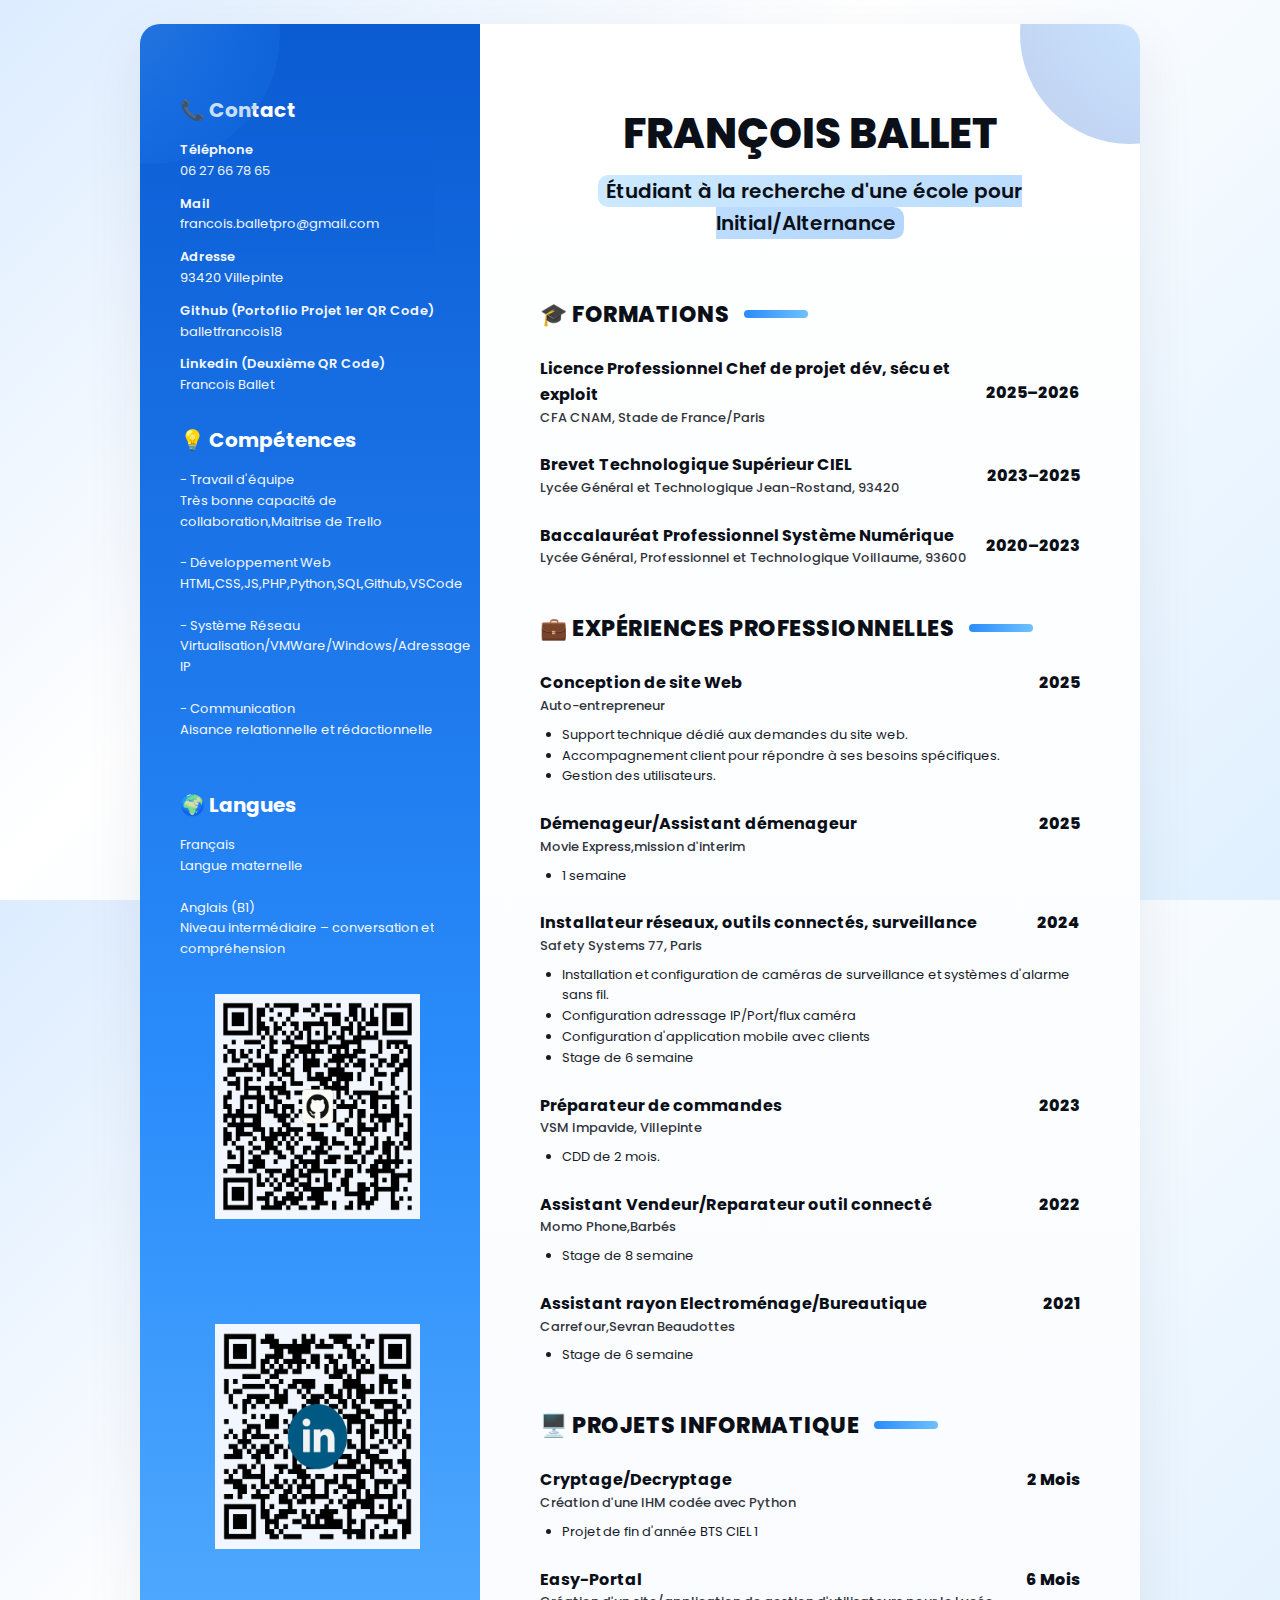
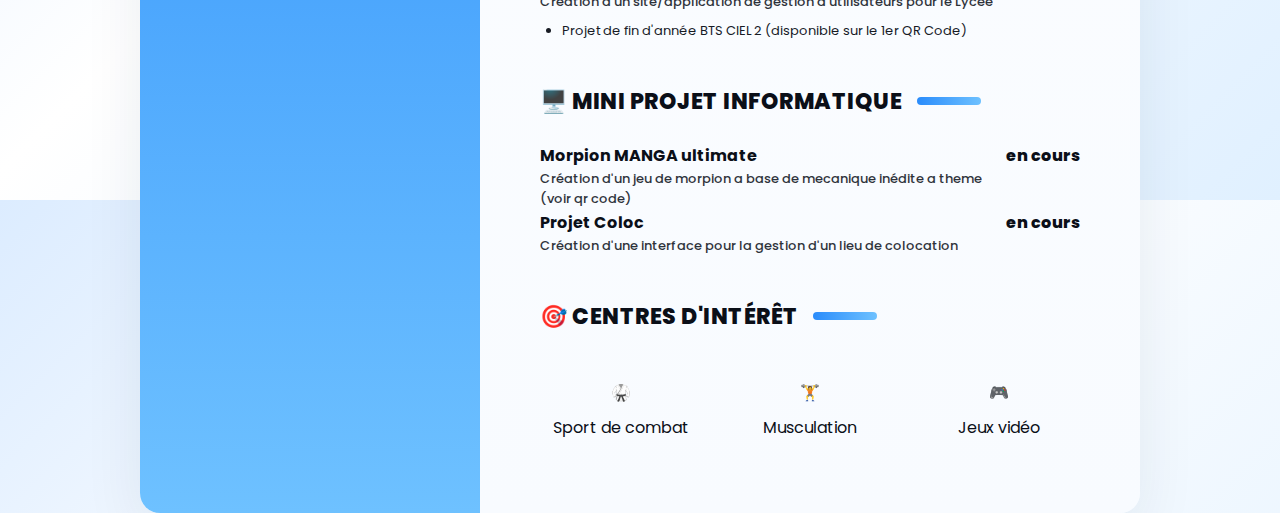
<file: cv.html>
<!DOCTYPE html>
<html lang="fr">
<head>
  <meta charset="utf-8" />
  <meta name="viewport" content="width=device-width, initial-scale=1" />
  <title>CV – François Ballet</title>
  <link href="https://fonts.googleapis.com/css2?family=Poppins:wght@300;400;500;600;700;800&display=swap" rel="stylesheet">
  <link rel="stylesheet" href="style.css"> <!-- 🔗 Lien vers le CSS externe -->
</head>
<body>
<div class="page">
  <div class="blob b1"></div>
  <div class="blob b2"></div>

  <!-- QR CODE SUR LE CERCLE ROUGE (droite) -->
  <img src="portfolio.png" alt="QR Code GitHub" class="qr-code">
  <img src="linkedin.png" alt="QR Code GitHub" class="qr-codeL">

  <aside>
    <h3>📞 Contact</h3>
    <dl class="contact small">
      <dt>Téléphone</dt><dd>06 27 66 78 65</dd>
      <dt>Mail</dt><dd>francois.balletpro@gmail.com</dd>
      <dt>Adresse</dt><dd>93420 Villepinte</dd>
      <dt>Github (Portoflio Projet 1er QR Code) </dt><dd>balletfrancois18</dd>
      <dt>Linkedin (Deuxième QR Code)</dt><dd>Francois Ballet</dd>
    </dl>
    <h3>💡 Compétences</h3>
    <div class="small">
      <div>- Travail d'équipe <br><span class="note"> Très bonne capacité de collaboration,Maitrise de Trello</span></div><br>
      <div>- Développement Web <br><span class="note"> HTML,CSS,JS,PHP,Python,SQL,Github,VSCode</span></div><br>
      <div>- Système Réseau <br><span class="note">Virtualisation/VMWare/Windows/Adressage IP</span></div><br>
      <div>- Communication <br><span class="note">Aisance relationnelle et rédactionnelle</span></div><br>
    </div>
    <h3>🌍 Langues</h3>
    <div class="small">
      <div>Français <br><span class="note">Langue maternelle</span></div><br>
      <div>Anglais (B1) <br><span class="note">Niveau intermédiaire – conversation et compréhension</span></div><br>
    </div>
  </aside>

  <main>
    <header class="header">
      <h1>François Ballet</h1>
      <div class="title"><span class="highlight">Étudiant à la recherche d'une école pour Initial/Alternance</span></div>
    </header>
    
    <!-- FORMATIONS -->
    <section>
      <div class="section-h">🎓 Formations <span class="bar"></span></div>
      
      <div class="edu-item two-col">
        <div>
          <div class="xp-title">Licence Professionnel Chef de projet dév, sécu et exploit</div>
          <div class="place small">CFA CNAM, Stade de France/Paris</div>
        </div>
        <div class="year">2025–2026</div>
      </div>
      
      <div class="edu-item two-col">
        <div>
          <div class="xp-title">Brevet Technologique Supérieur CIEL</div>
          <div class="place small">Lycée Général et Technologique Jean-Rostand, 93420</div>
        </div>
        <div class="year">2023–2025</div>
      </div>

      <div class="edu-item two-col">
        <div>
          <div class="xp-title">Baccalauréat Professionnel Système Numérique</div>
          <div class="place small">Lycée Général, Professionnel et Technologique Voillaume, 93600</div>
        </div>
        <div class="year">2020–2023</div>
      </div>
    </section>

    <!-- EXPERIENCES -->
    <section>
      <div class="section-h">💼 Expériences professionnelles <span class="bar"></span></div>

      <div class="xp-item">
        <div class="xp-head">
          <div>
            <div class="xp-title">Conception de site Web</div>
            <div class="place small">Auto-entrepreneur</div>
          </div>
          <div class="year">2025</div>
        </div>
        
        <ul class="bullets small">
          <li>Support technique dédié aux demandes du site web.</li>
          <li>Accompagnement client pour répondre à ses besoins spécifiques.</li>
          <li>Gestion des utilisateurs.</li>
        </ul>
      </div>

      <div class="xp-item">
        <div class="xp-head">
          <div>
            <div class="xp-title">Démenageur/Assistant démenageur</div>
            <div class="place small">Movie Express,mission d'interim</div>
          </div>
          <div class="year">2025</div>
        </div>
        <ul class="bullets small">
          <li>1 semaine</li>
        </ul>
      </div>

      <div class="xp-item">
        <div class="xp-head">
          <div>
            <div class="xp-title">Installateur réseaux, outils connectés, surveillance</div>
            <div class="place small">Safety Systems 77, Paris</div>
          </div>
          <div class="year">2024</div>
        </div>
        <ul class="bullets small">
          <li>Installation et configuration de caméras de surveillance et systèmes d'alarme sans fil.</li>
          <li>Configuration adressage IP/Port/flux caméra</li>
          <li>Configuration d'application mobile avec clients</li>
          <li>Stage de 6 semaine</li>
        </ul>
      </div>

      <div class="xp-item">
        <div class="xp-head">
          <div>
            <div class="xp-title">Préparateur de commandes</div>
            <div class="place small">VSM Impavide, Villepinte</div>
          </div>
          <div class="year">2023</div>
        </div>
        <ul class="bullets small">
          <li>CDD de 2 mois.</li>
        </ul>
      </div>
 
      <div class="xp-item">
        <div class="xp-head">
          <div>
            <div class="xp-title">Assistant Vendeur/Reparateur outil connecté </div>
            <div class="place small">Momo Phone,Barbés</div>
          </div>
          <div class="year">2022</div>
        </div>
        <ul class="bullets small">
          <li>Stage de 8 semaine</li>
        </ul>
      </div>

      <div class="xp-item">
        <div class="xp-head">
          <div>
            <div class="xp-title">Assistant rayon Electroménage/Bureautique</div>
            <div class="place small">Carrefour,Sevran Beaudottes</div>
          </div>
          <div class="year">2021</div>
        </div>
        <ul class="bullets small">
          <li>Stage de 6 semaine</li>
        </ul>
      </div>

    </section>

    <!-- PROJETS -->
    <section>
      <div class="section-h">🖥️ Projets Informatique <span class="bar"></span></div>
      <div class="xp-item">
        <div class="xp-head">
          <div>
            <div class="xp-title">Cryptage/Decryptage</div>
            <div class="place small">Création d'une IHM codée avec Python</div>
          </div>
          <div class="year">2 Mois</div>
        </div>
        <ul class="bullets small">
          <li>Projet de fin d'année BTS CIEL 1</li>
        </ul>
      </div>
      <div class="xp-item">
        <div class="xp-head">
          <div>
            <div class="xp-title">Easy-Portal</div>
            <div class="place small">Création d'un site/application de gestion d'utilisateurs pour le Lycée</div>
          </div>
          <div class="year">6 Mois</div>
        </div>
        <ul class="bullets small">
          <li>Projet de fin d'année BTS CIEL 2 (disponible sur le 1er QR Code) </li>
        </ul>
      </div>

      <div class="section-h">🖥️ Mini Projet Informatique <span class="bar"></span></div>
<div class="xp-item">
        <div class="xp-head">
          <div>
            <div class="xp-title">Morpion MANGA ultimate</div>
            <div class="place small">Création d'un jeu de morpion a base de mecanique inédite a theme (voir qr code)</div>
          </div>
          <div class="year"> en cours</div>
        </div>

        <div class="xp-head">
          <div>
            <div class="xp-title">Projet Coloc</div>
            <div class="place small">Création d'une interface pour la gestion d'un lieu de colocation </div>
          </div>
          <div class="year"> en cours</div>
        </div>


  

    <!-- INTERETS -->
    <section>
      <div class="section-h">🎯 Centres d'intérêt <span class="bar"></span></div>
      <div class="interests">
        <div class="interest"><div class="icon">🥋</div><div>Sport de combat</div></div>
        <div class="interest"><div class="icon">🏋️</div><div>Musculation</div></div>
        <div class="interest"><div class="icon">🎮</div><div>Jeux vidéo</div></div>
      </div>
    </section>
  </main>
</div>
</body>
</html>
</file>
<file: style.css>
:root{
  --c1:#6ec1ff;
  --c2:#2a8cfb;
  --c3:#0b5bd3;
  --bg:#f0f6ff;
  --ink:#0b0f18;
}
*{box-sizing:border-box;margin:0;padding:0}
html,body{height:100%}
body{
  font-family:"Poppins",sans-serif;
  color:var(--ink);
  background:linear-gradient(135deg, #dcecff, #ffffff 40%, #e0f0ff);
  line-height:1.6;
}
.page{
  max-width:1000px;
  margin:24px auto;
  background:linear-gradient(180deg,#ffffff 0%, #f8fbff 100%);
  border-radius:20px;
  overflow:hidden;
  box-shadow:0 20px 60px rgba(9,35,66,.08);
  display:grid;
  grid-template-columns:340px 1fr;
  min-height:1400px;
  position:relative;
}
.blob{position:absolute;border-radius:50%;opacity:.25;pointer-events:none}
.b1{width:260px;height:260px;background:radial-gradient(circle at 30% 30%,#fff 0 20%,var(--c1) 21%,var(--c2) 60%,var(--c3) 100%);left:-120px;top:-120px}
.b2{width:220px;height:220px;background:radial-gradient(circle at 70% 30%,#fff 0 18%,var(--c2) 22%,var(--c3) 75%);right:-100px;top:-100px}
/* QR code placé au même endroit que le cercle rouge */
.qr-code{
  position:absolute;
  right:720px;
  top:970px;
  width:205px;
  height:225px;
  z-index:10;
  }

  .qr-codeL{
  position:absolute;
  right:720px;
  top:1300px;
  width:205px;
  height:225px;
  z-index:10;
}
.competences div {
  margin-bottom: 8px; /* espace entre chaque compétence */
}

aside{
  background:linear-gradient(180deg,var(--c3),var(--c2),var(--c1));
  color:#fff;
  padding:42px 40px 50px;
}
h1{font-size:42px;font-weight:800;text-transform:uppercase;margin-bottom:8px}
.title{font-weight:600;font-size:20px;margin-top:4px}
.highlight{padding:2px 8px;border-radius:10px;background:linear-gradient(90deg,rgba(110,193,255,.35),rgba(42,140,251,.35));}
.section-h{margin:42px 0 18px;font-weight:800;font-size:22px;text-transform:uppercase;letter-spacing:.5px}
.section-h .bar{display:inline-block;width:64px;height:8px;background:linear-gradient(90deg,var(--c2),var(--c1));border-radius:999px;margin-left:10px;transform:translateY(-4px)}
.small{font-size:13px;opacity:.95}
.contact dt{font-weight:600;margin-top:12px}
.contact dd{margin-bottom:12px}
.meter{height:10px;background:rgba(255,255,255,.25);border-radius:999px;overflow:hidden;margin:8px 0 16px}
.meter>span{display:block;height:100%;background:linear-gradient(90deg,#fff,#d9ecff)}
main{padding:48px 60px}
.header{text-align:center;padding:28px 0 16px}
.two-col{display:grid;grid-template-columns:1fr auto;gap:16px;align-items:center}
.edu-item,.xp-item{margin:24px 0}
.place{font-weight:500;opacity:.85}
.bullets{margin-top:8px;padding-left:22px}
.xp-head{display:flex;justify-content:space-between;gap:18px}
.xp-title{font-weight:700}
.year{font-weight:800;white-space:nowrap}
.interests{display:grid;grid-template-columns:repeat(3,1fr);gap:28px;text-align:center;padding-top:28px}
.interest{display:grid;gap:10px;justify-items:center}
aside h3{font-size:20px;margin:28px 0 14px}

@media print{body{background:#fff}.page{box-shadow:none;margin:0}}
@media (max-width:900px){.page{grid-template-columns:1fr}aside{order:2}main{order:1}}
</file>
